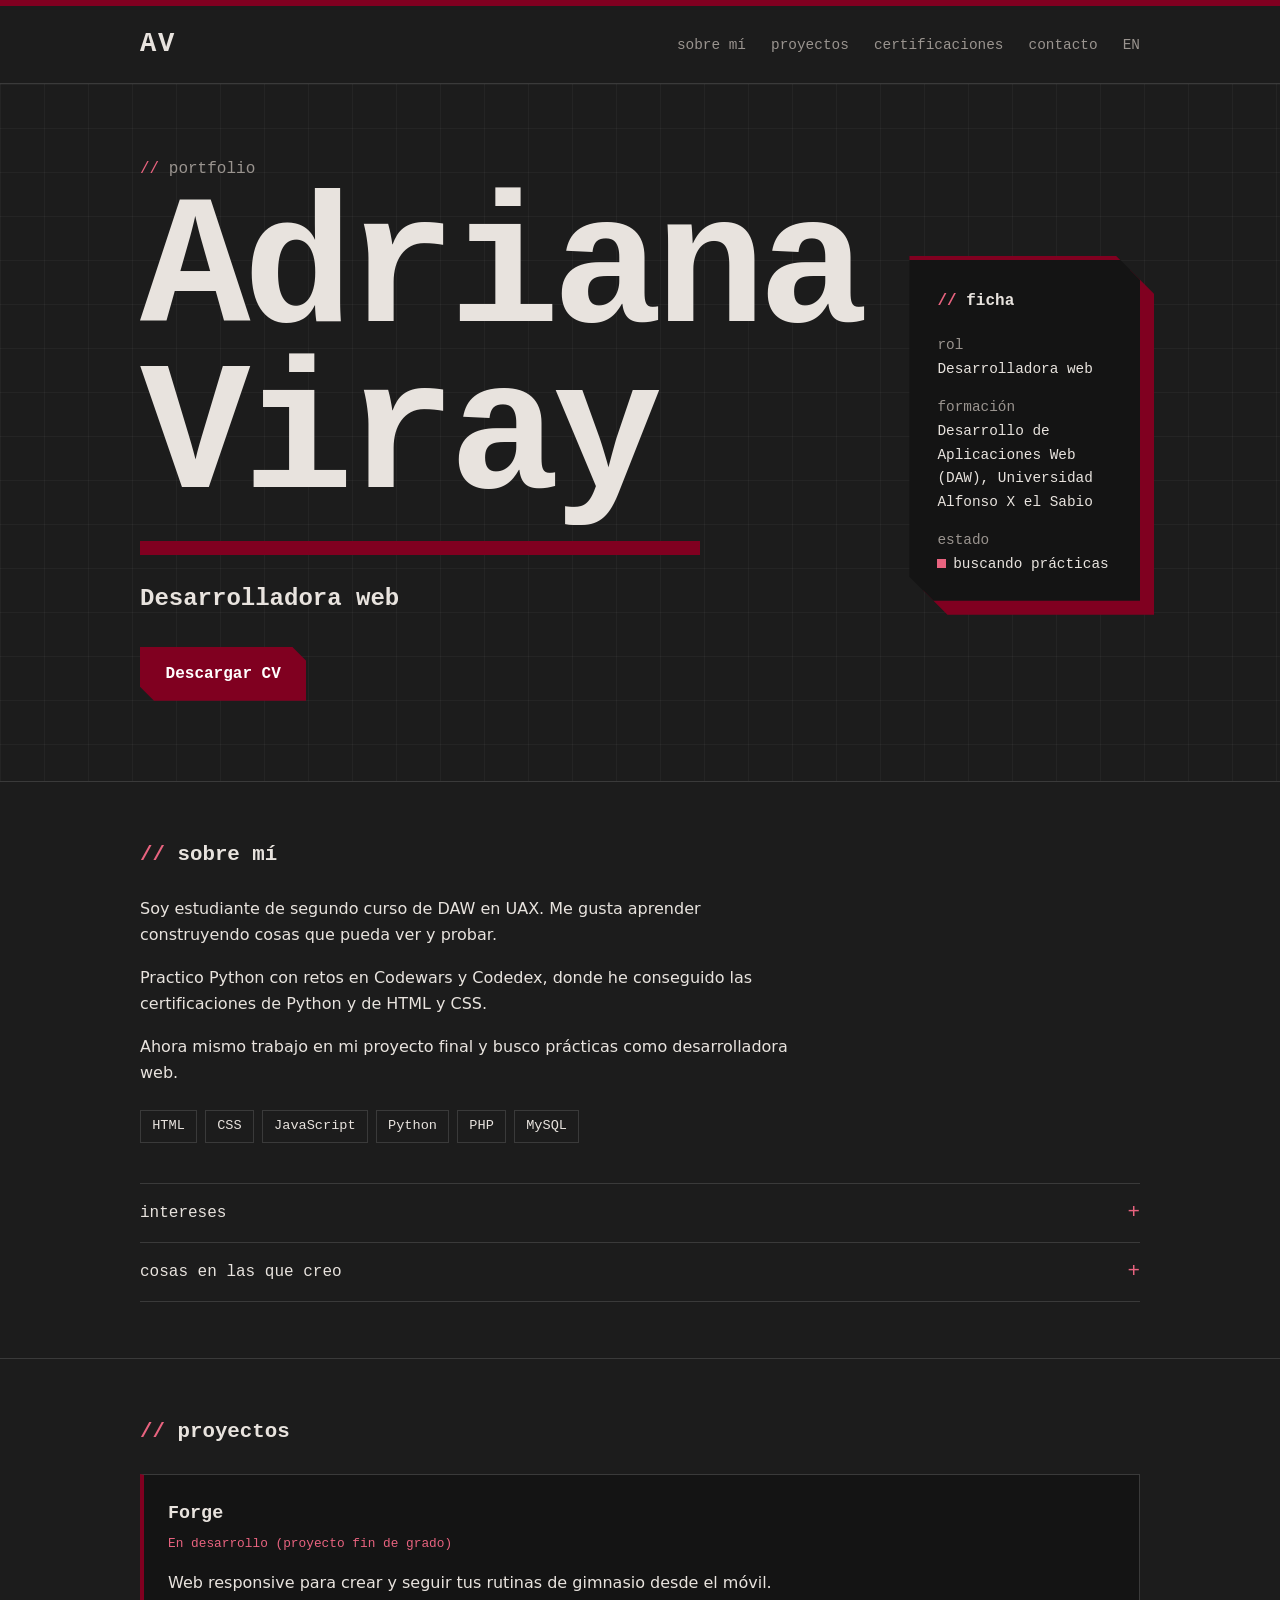
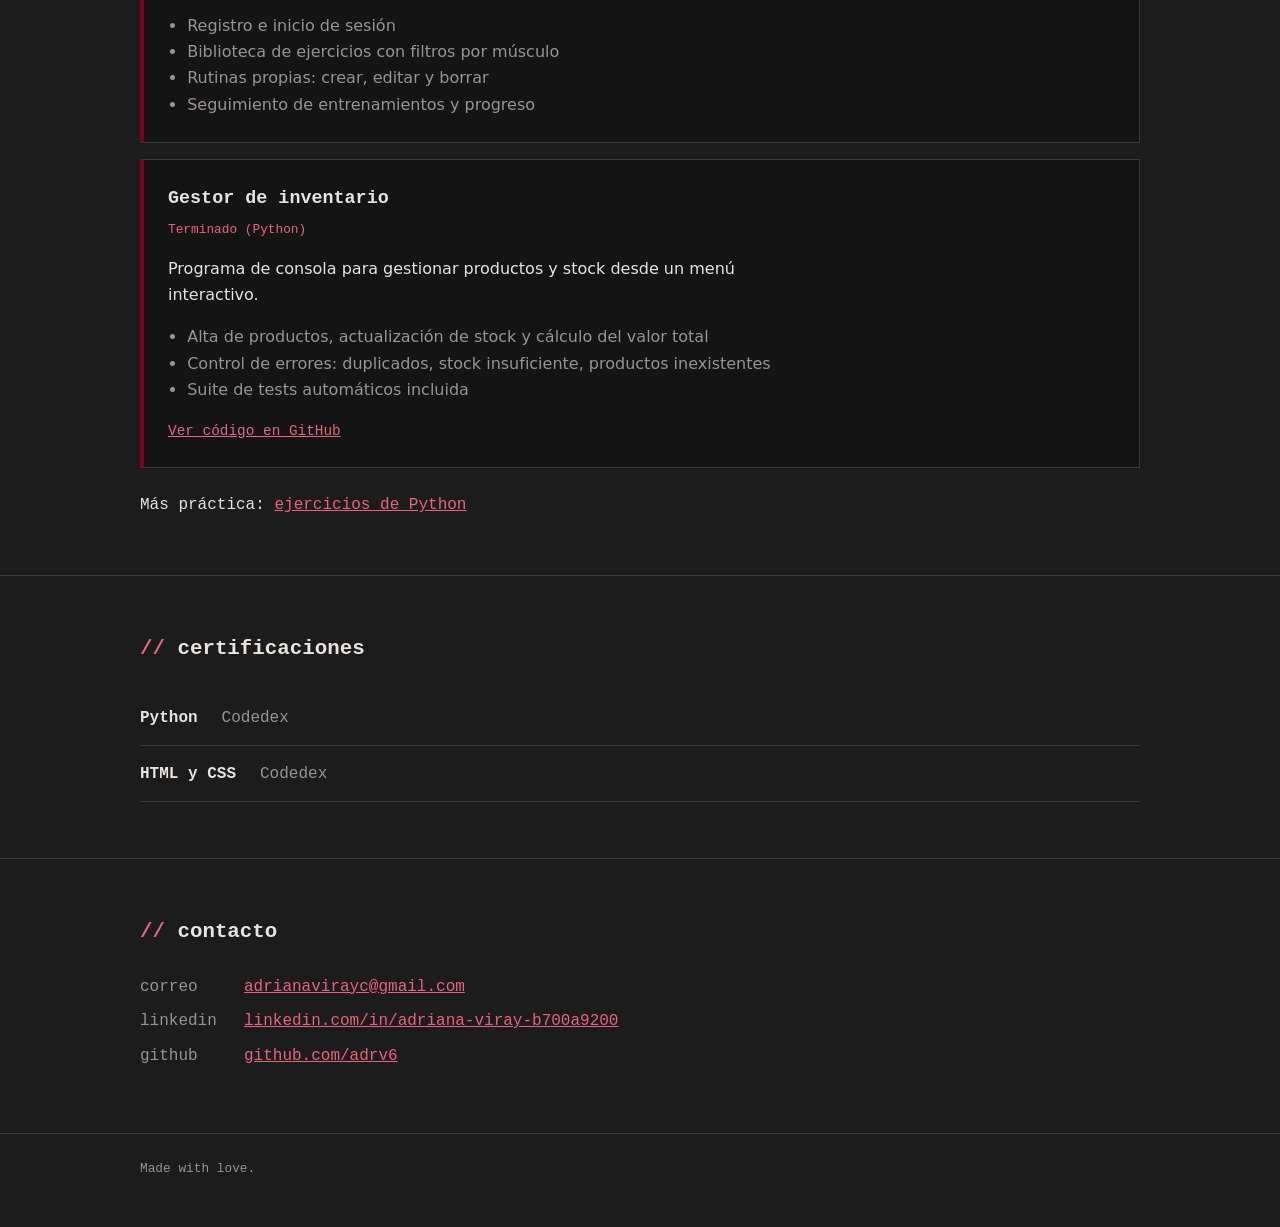
<file: index.html>
<!DOCTYPE html>
<html lang="es">
<head>
<meta charset="utf-8">
<meta name="viewport" content="width=device-width, initial-scale=1">
<title>Adriana Viray — Desarrolladora web</title>
<meta name="description" content="Portfolio de Adriana Viray, estudiante de Desarrollo de Aplicaciones Web.">
<link rel="stylesheet" href="style.css">
</head>
<body>

<header>
  <div class="wrap">
    <a class="logo" href="#top" aria-label="Adriana Viray, ir al inicio">AV</a>
    <nav aria-label="Principal">
      <a href="#sobre-mi">sobre mí</a>
      <a href="#proyectos">proyectos</a>
      <a href="#certificaciones">certificaciones</a>
      <a href="#contacto">contacto</a>
      <a href="en/" lang="en" hreflang="en">EN</a>
    </nav>
  </div>
</header>

<main id="top">
  <div class="hero">
    <div class="wrap">
      <div>
        <p class="kicker">portfolio</p>
        <h1>Adriana<br>Viray</h1>
        <div class="bar" aria-hidden="true"></div>
        <p class="role">Desarrolladora web</p>
        <p class="actions"><a class="btn" href="cv-adriana-viray.pdf" download>Descargar CV</a></p>
      </div>
      <div class="dossier-wrap">
        <aside class="dossier" aria-label="Ficha">
          <h2>ficha</h2>
          <dl>
            <dt>rol</dt><dd>Desarrolladora web</dd>
            <dt>formación</dt><dd>Desarrollo de Aplicaciones Web (DAW), Universidad Alfonso X el Sabio</dd>
            <dt>estado</dt><dd><span class="dot"></span>buscando prácticas</dd>
          </dl>
        </aside>
      </div>
    </div>
  </div>

  <section id="sobre-mi" class="about">
    <div class="wrap">
      <h2>sobre mí</h2>
      <!-- TODO: reescribe estos textos con tus palabras -->
      <p>Soy estudiante de segundo curso de DAW en UAX. Me gusta aprender construyendo cosas que pueda ver y probar.</p>
      <p>Practico Python con retos en Codewars y Codedex, donde he conseguido las certificaciones de Python y de HTML y CSS.</p>
      <p>Ahora mismo trabajo en mi proyecto final y busco prácticas como desarrolladora web.</p>
      <ul class="stack" aria-label="Tecnologías">
        <li>HTML</li><li>CSS</li><li>JavaScript</li><li>Python</li><li>PHP</li><li>MySQL</li>
      </ul>

      <div class="fold">
        <details>
          <summary>intereses</summary>
          <div class="fold-body">
            <p>Fuera de clase me interesan la ciberseguridad y la ingeniería biomecánica, y me atrae todo lo que une tecnología y cuerpo humano o sistemas seguros.</p>
          </div>
        </details>
        <details>
          <summary>cosas en las que creo</summary>
          <div class="fold-body">
            <ol class="beliefs-list">
              <li>La accesibilidad no es opcional.</li>
              <li>Preguntar no es de novatos.</li>
              <li>Un buen detalle cambia toda la experiencia.</li>
            </ol>
          </div>
        </details>
      </div>
    </div>
  </section>

  <section id="proyectos">
    <div class="wrap">
      <h2>proyectos</h2>

      <article class="project">
        <h3>Forge</h3>
        <p class="status">En desarrollo (proyecto fin de grado)</p>
        <p>Web responsive para crear y seguir tus rutinas de gimnasio desde el móvil.</p>
        <ul>
          <li>Registro e inicio de sesión</li>
          <li>Biblioteca de ejercicios con filtros por músculo</li>
          <li>Rutinas propias: crear, editar y borrar</li>
          <li>Seguimiento de entrenamientos y progreso</li>
        </ul>
        <!-- TODO: cuando Forge tenga repositorio, añade aquí: <p class="link"><a href="...">Ver código en GitHub</a></p> -->
      </article>

      <article class="project">
        <h3>Gestor de inventario</h3>
        <p class="status">Terminado (Python)</p>
        <p>Programa de consola para gestionar productos y stock desde un menú interactivo.</p>
        <ul>
          <li>Alta de productos, actualización de stock y cálculo del valor total</li>
          <li>Control de errores: duplicados, stock insuficiente, productos inexistentes</li>
          <li>Suite de tests automáticos incluida</li>
        </ul>
        <p class="link"><a href="https://github.com/adrv6/python-projects">Ver código en GitHub</a></p>
      </article>

      <p class="more">Más práctica: <a href="https://github.com/adrv6/python-excercises">ejercicios de Python</a></p>
    </div>
  </section>

  <section id="certificaciones">
    <div class="wrap">
      <h2>certificaciones</h2>
      <ul class="certs">
        <li><strong>Python</strong><span>Codedex</span></li>
        <li><strong>HTML y CSS</strong><span>Codedex</span></li>
      </ul>
    </div>
  </section>

  <section id="contacto" class="contact">
    <div class="wrap">
      <h2>contacto</h2>
      <ul>
        <li><span>correo</span><a href="mailto:adrianavirayc@gmail.com">adrianavirayc@gmail.com</a></li>
        <li><span>linkedin</span><a href="https://www.linkedin.com/in/adriana-viray-b700a9200/">linkedin.com/in/adriana-viray-b700a9200</a></li>
        <li><span>github</span><a href="https://github.com/adrv6">github.com/adrv6</a></li>
      </ul>
    </div>
  </section>
</main>

<footer>
  <div class="wrap">Made with love.</div>
</footer>
</body>
</html>
</file>
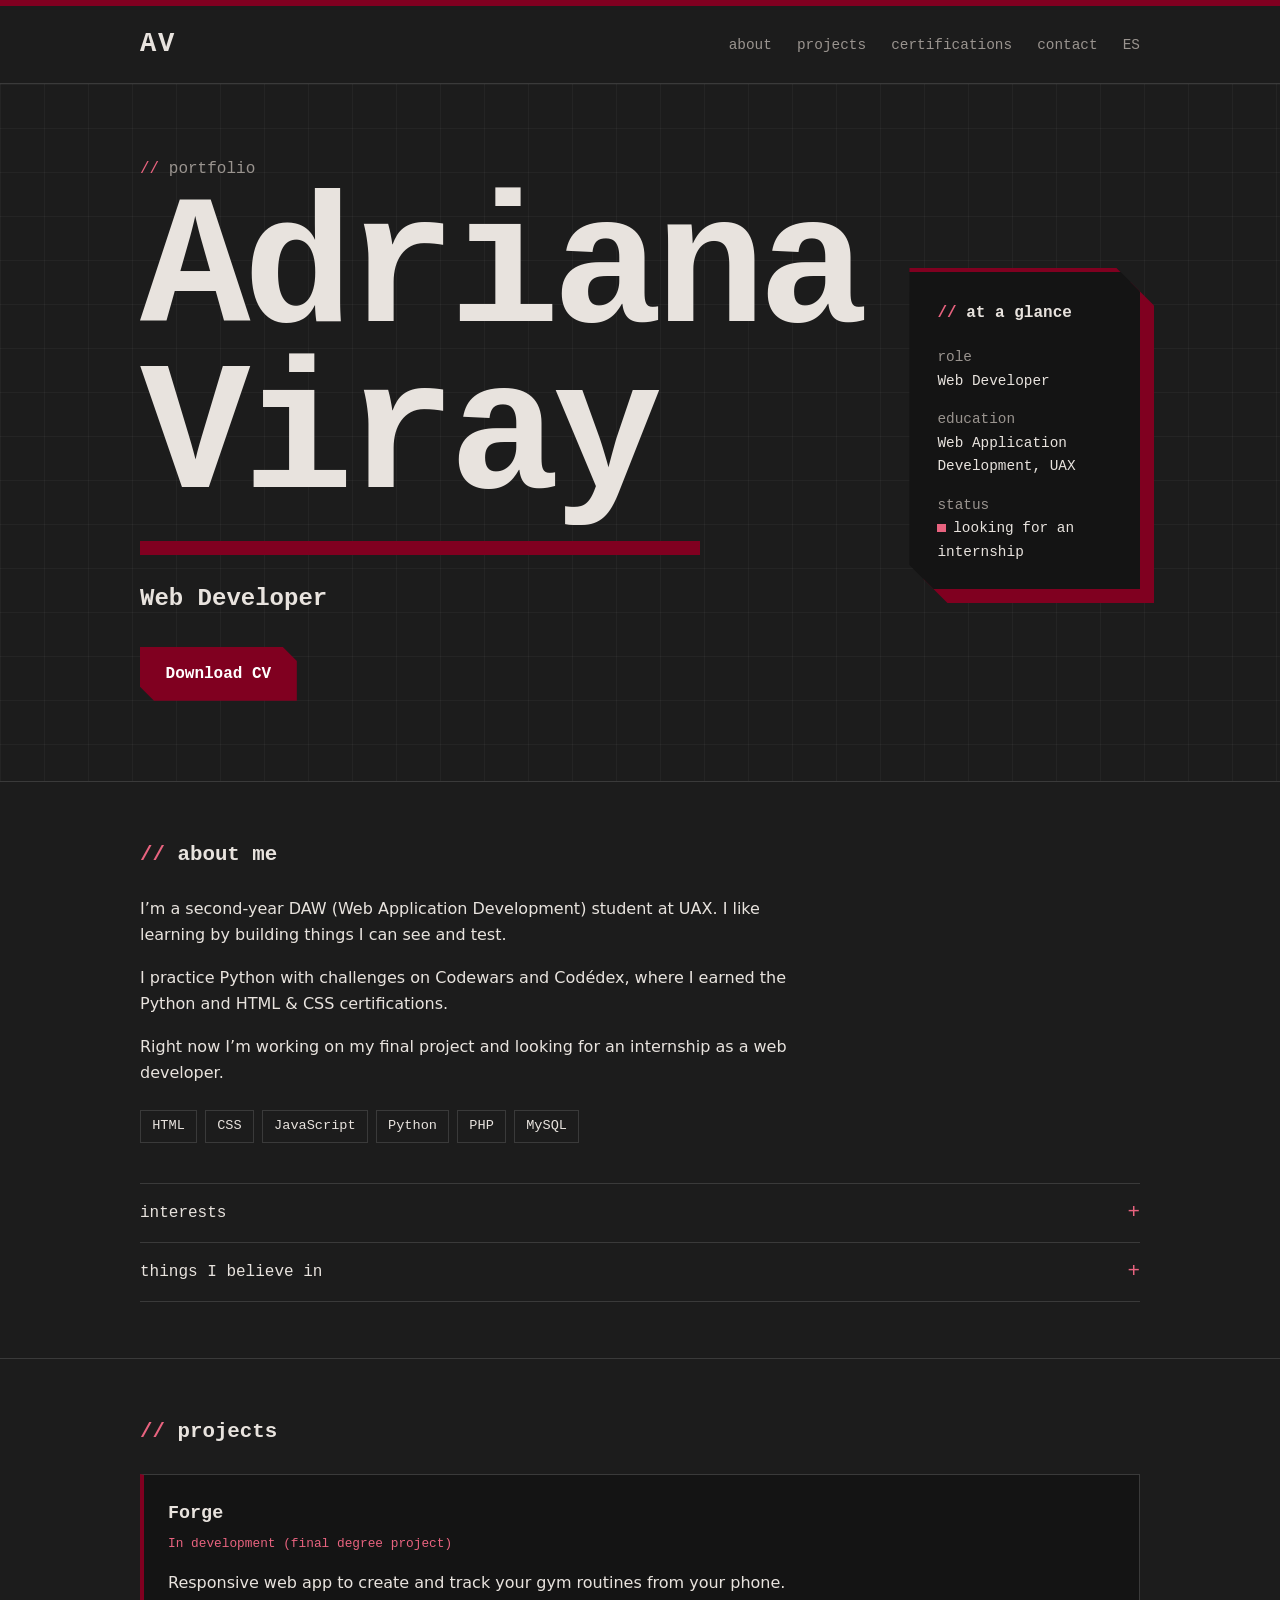
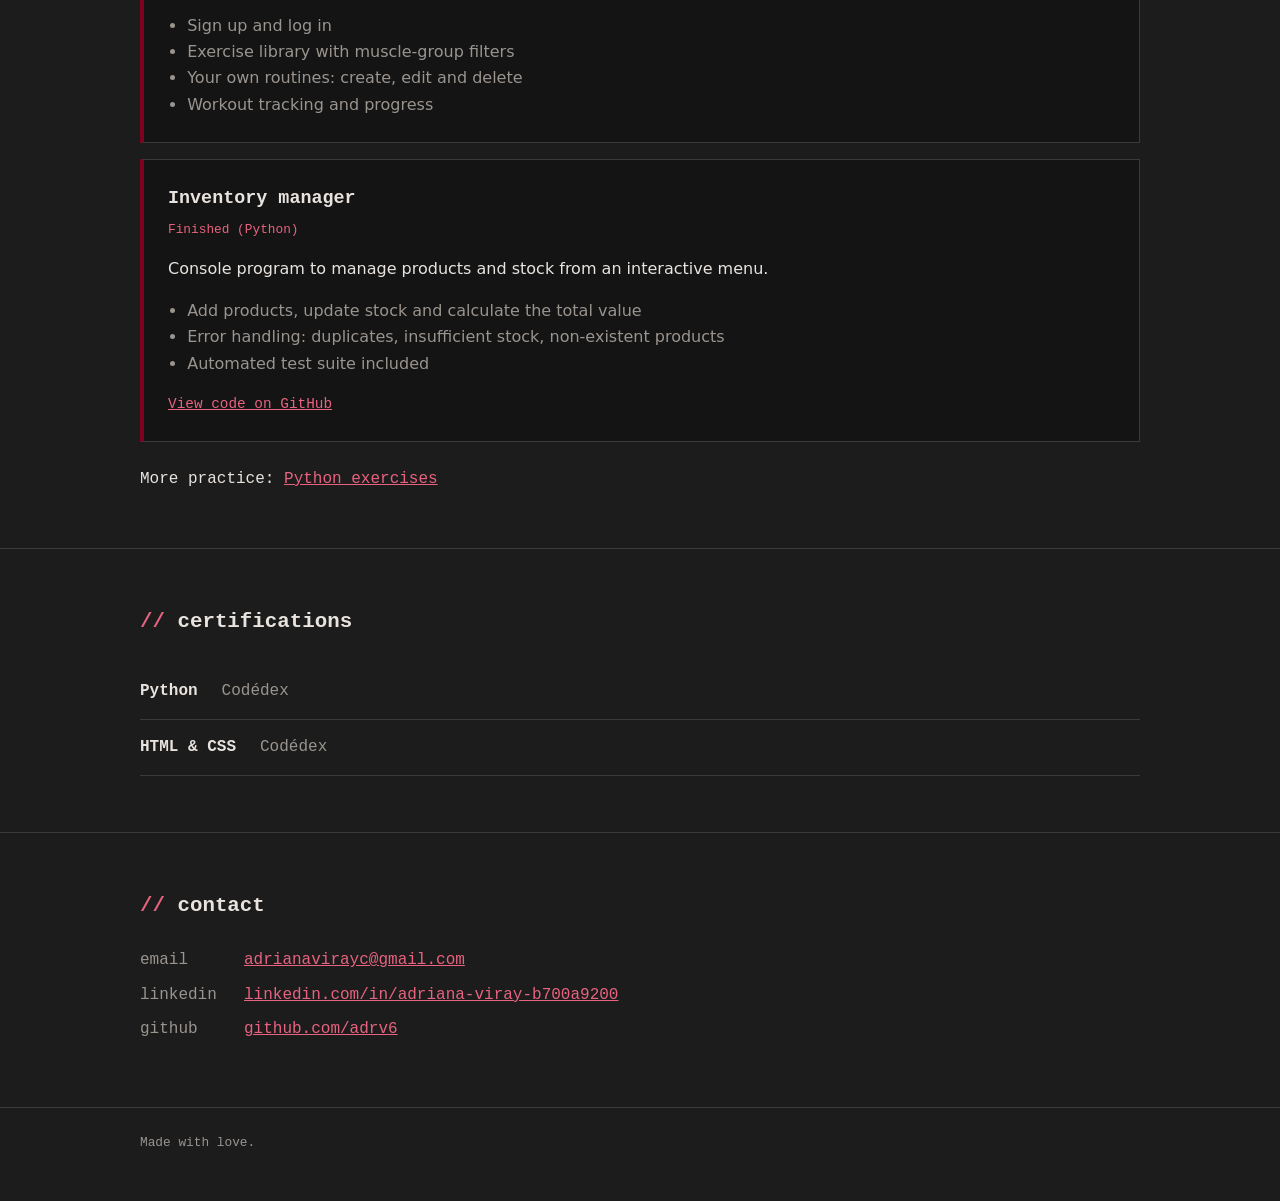
<file: en/index.html>
<!DOCTYPE html>
<html lang="en">
<head>
<meta charset="utf-8">
<meta name="viewport" content="width=device-width, initial-scale=1">
<title>Adriana Viray — Web Developer</title>
<meta name="description" content="Portfolio of Adriana Viray, Web Application Development student.">
<link rel="stylesheet" href="../style.css">
</head>
<body>

<header>
  <div class="wrap">
    <a class="logo" href="#top" aria-label="Adriana Viray, back to top">AV</a>
    <nav aria-label="Main">
      <a href="#about">about</a>
      <a href="#projects">projects</a>
      <a href="#certifications">certifications</a>
      <a href="#contact">contact</a>
      <a href="../" lang="es" hreflang="es">ES</a>
    </nav>
  </div>
</header>

<main id="top">
  <div class="hero">
    <div class="wrap">
      <div>
        <p class="kicker">portfolio</p>
        <h1>Adriana<br>Viray</h1>
        <div class="bar" aria-hidden="true"></div>
        <p class="role">Web Developer</p>
        <p class="actions"><a class="btn" href="../cv-adriana-viray-en.pdf" download>Download CV</a></p>
      </div>
      <div class="dossier-wrap">
        <aside class="dossier" aria-label="At a glance">
          <h2>at a glance</h2>
          <dl>
            <dt>role</dt><dd>Web Developer</dd>
            <dt>education</dt><dd>Web Application Development, UAX</dd>
            <dt>status</dt><dd><span class="dot"></span>looking for an internship</dd>
          </dl>
        </aside>
      </div>
    </div>
  </div>

  <section id="about" class="about">
    <div class="wrap">
      <h2>about me</h2>
      <p>I’m a second-year DAW (Web Application Development) student at UAX. I like learning by building things I can see and test.</p>
      <p>I practice Python with challenges on Codewars and Codédex, where I earned the Python and HTML &amp; CSS certifications.</p>
      <p>Right now I’m working on my final project and looking for an internship as a web developer.</p>
      <ul class="stack" aria-label="Technologies">
        <li>HTML</li><li>CSS</li><li>JavaScript</li><li>Python</li><li>PHP</li><li>MySQL</li>
      </ul>

      <div class="fold">
        <details>
          <summary>interests</summary>
          <div class="fold-body">
            <p>Outside of class I’m interested in cybersecurity and biomechanical engineering, and I’m drawn to anything that connects technology with the human body or secure systems.</p>
          </div>
        </details>
        <details>
          <summary>things I believe in</summary>
          <div class="fold-body">
            <ol class="beliefs-list">
              <li>Accessibility is not optional.</li>
              <li>Asking questions isn’t just for beginners.</li>
              <li>A good detail changes the whole experience.</li>
            </ol>
          </div>
        </details>
      </div>
    </div>
  </section>

  <section id="projects">
    <div class="wrap">
      <h2>projects</h2>

      <article class="project">
        <h3>Forge</h3>
        <p class="status">In development (final degree project)</p>
        <p>Responsive web app to create and track your gym routines from your phone.</p>
        <ul>
          <li>Sign up and log in</li>
          <li>Exercise library with muscle-group filters</li>
          <li>Your own routines: create, edit and delete</li>
          <li>Workout tracking and progress</li>
        </ul>
        <!-- TODO: cuando Forge tenga repositorio, añade aquí: <p class="link"><a href="...">View code on GitHub</a></p> -->
      </article>

      <article class="project">
        <h3>Inventory manager</h3>
        <p class="status">Finished (Python)</p>
        <p>Console program to manage products and stock from an interactive menu.</p>
        <ul>
          <li>Add products, update stock and calculate the total value</li>
          <li>Error handling: duplicates, insufficient stock, non-existent products</li>
          <li>Automated test suite included</li>
        </ul>
        <p class="link"><a href="https://github.com/adrv6/python-projects">View code on GitHub</a></p>
      </article>

      <p class="more">More practice: <a href="https://github.com/adrv6/python-excercises">Python exercises</a></p>
    </div>
  </section>

  <section id="certifications">
    <div class="wrap">
      <h2>certifications</h2>
      <ul class="certs">
        <li><strong>Python</strong><span>Codédex</span></li>
        <li><strong>HTML &amp; CSS</strong><span>Codédex</span></li>
      </ul>
    </div>
  </section>

  <section id="contact" class="contact">
    <div class="wrap">
      <h2>contact</h2>
      <ul>
        <li><span>email</span><a href="mailto:adrianavirayc@gmail.com">adrianavirayc@gmail.com</a></li>
        <li><span>linkedin</span><a href="https://www.linkedin.com/in/adriana-viray-b700a9200/">linkedin.com/in/adriana-viray-b700a9200</a></li>
        <li><span>github</span><a href="https://github.com/adrv6">github.com/adrv6</a></li>
      </ul>
    </div>
  </section>
</main>

<footer>
  <div class="wrap">Made with love.</div>
</footer>
</body>
</html>
</file>
<file: style.css>
:root {
  --bg: #1c1c1c;
  --panel: #141414;
  --crimson: #800020;
  --crimson-hi: #e8637f;
  --text: #e8e3de;
  --muted: #9a948f;
  --line: #3a3a3a;
  --mono: ui-monospace, "Cascadia Code", "JetBrains Mono", Consolas, Menlo, monospace;
  --sans: system-ui, -apple-system, "Segoe UI", Roboto, sans-serif;
  /* esquinas cortadas, el detalle "corporativo cyber" */
  --chamfer: polygon(0 0, calc(100% - 24px) 0, 100% 24px, 100% 100%, 24px 100%, 0 calc(100% - 24px));
}
* { box-sizing: border-box; }
html { scroll-behavior: smooth; }
body { margin: 0; background: var(--bg); color: var(--text); font-family: var(--sans); line-height: 1.65; border-top: 6px solid var(--crimson); }
a { color: var(--crimson-hi); }
a:focus-visible { outline: 2px solid var(--crimson-hi); outline-offset: 3px; }
.wrap { max-width: 1040px; margin: 0 auto; padding: 0 1.25rem; }

/* Cabecera */
header { border-bottom: 1px solid var(--line); }
header .wrap { display: flex; justify-content: space-between; align-items: center; padding-top: 1rem; padding-bottom: 1rem; flex-wrap: wrap; gap: .5rem; }
.logo { font-family: var(--mono); font-weight: 800; font-size: 1.7rem; letter-spacing: .06em; color: var(--text); text-decoration: none; }
nav a { font-family: var(--mono); font-size: .9rem; color: var(--muted); text-decoration: none; margin-left: 1.25rem; }
nav a:hover { color: var(--crimson-hi); }

/* Hero */
.hero {
  padding: 4.5rem 0 5rem;
  background-image:
    linear-gradient(rgba(255,255,255,.035) 1px, transparent 1px),
    linear-gradient(90deg, rgba(255,255,255,.035) 1px, transparent 1px);
  background-size: 44px 44px;
  overflow: hidden;
}
.hero .wrap { display: grid; grid-template-columns: 1.5fr 1fr; gap: 3rem; align-items: center; }
.kicker { font-family: var(--mono); color: var(--muted); margin: 0 0 .5rem; }
.kicker::before { content: "// "; color: var(--crimson-hi); }
h1 {
  font-family: var(--mono); font-weight: 800; margin: 0;
  font-size: clamp(4.5rem, 17vw, 11.5rem); line-height: .9; letter-spacing: -.04em;
}
.bar { height: 14px; width: 100%; max-width: 560px; background: var(--crimson); margin: 1.25rem 0 1.5rem; transform-origin: left; animation: wipe .9s cubic-bezier(.7,0,.2,1) both; }
@keyframes wipe { from { transform: scaleX(0); } to { transform: scaleX(1); } }
.role { font-family: var(--mono); font-size: clamp(1.1rem, 2.6vw, 1.5rem); font-weight: 700; margin: 0 0 .5rem; }

/* Botón */
.actions { margin: 1.75rem 0 0; }
.btn {
  display: inline-block; background: var(--crimson); color: #fff; text-decoration: none;
  font-family: var(--mono); font-weight: 700; padding: .85rem 1.6rem;
  clip-path: polygon(0 0, calc(100% - 14px) 0, 100% 14px, 100% 100%, 14px 100%, 0 calc(100% - 14px));
}
.btn:hover { background: #a3112f; }
.btn:focus-visible { outline: 2px solid var(--crimson-hi); outline-offset: 4px; }

/* Ficha */
.dossier-wrap { position: relative; }
.dossier-wrap::before { content: ""; position: absolute; inset: 0; background: var(--crimson); transform: translate(14px, 14px); clip-path: var(--chamfer); }
.dossier { position: relative; background: var(--panel); clip-path: var(--chamfer); padding: 1.75rem 1.75rem 1.5rem; border-top: 4px solid var(--crimson); }
.dossier h2 { font-size: 1rem; margin: 0 0 1.25rem; }
.dossier dl { margin: 0; font-family: var(--mono); font-size: .9rem; }
.dossier dt { color: var(--muted); margin-top: .9rem; }
.dossier dd { margin: 0; }
.dot { display: inline-block; width: .6em; height: .6em; background: var(--crimson-hi); margin-right: .5em; }

/* Secciones */
section { padding: 3.5rem 0; border-top: 1px solid var(--line); }
h2 { font-family: var(--mono); font-size: 1.3rem; margin: 0 0 1.5rem; }
section h2::before, .dossier h2::before { content: "// "; color: var(--crimson-hi); }
.about p { max-width: 65ch; margin: 0 0 1rem; }
.stack { list-style: none; padding: 0; margin: 1.5rem 0 0; display: flex; flex-wrap: wrap; gap: .5rem; }
.stack li { font-family: var(--mono); font-size: .85rem; border: 1px solid var(--line); padding: .25rem .7rem; }

/* Desplegables dentro de "sobre mí" */
.fold { margin-top: 2.5rem; border-top: 1px solid var(--line); }
.fold details { border-bottom: 1px solid var(--line); }
.fold summary {
  cursor: pointer; list-style: none; display: flex; justify-content: space-between; align-items: center;
  padding: 1rem 0; font-family: var(--mono);
}
.fold summary::-webkit-details-marker { display: none; }
.fold summary::after { content: "+"; color: var(--crimson-hi); font-size: 1.3rem; line-height: 1; }
.fold details[open] summary::after { content: "\2212"; }
.fold summary:hover { color: var(--crimson-hi); }
.fold summary:focus-visible { outline: 2px solid var(--crimson-hi); outline-offset: 3px; }
.fold-body { padding: 0 0 1.25rem; }
.fold-body p { margin: 0; max-width: 65ch; }
.fold .beliefs-list li:last-child { border-bottom: 0; }

/* Cosas en las que creo */
.beliefs-list { list-style: none; counter-reset: b; padding: 0; margin: 0; }
.beliefs-list li {
  counter-increment: b; display: flex; gap: 1.25rem; align-items: baseline;
  padding: .85rem 0; border-bottom: 1px solid var(--line);
  font-family: var(--mono); font-weight: 400; line-height: 1.4;
  font-size: clamp(.95rem, 2vw, 1.1rem);
}
.beliefs-list li::before { content: counter(b); color: var(--crimson-hi); font-size: .85rem; min-width: 1.5rem; }

/* Proyectos */
.project { background: var(--panel); border: 1px solid var(--line); border-left: 4px solid var(--crimson); padding: 1.5rem; }
.project + .project { margin-top: 1rem; }
.project h3 { font-family: var(--mono); margin: 0 0 .25rem; font-size: 1.15rem; }
.status { font-family: var(--mono); font-size: .8rem; color: var(--crimson-hi); margin: 0 0 1rem; }
.project p { margin: 0 0 1rem; max-width: 65ch; }
.project ul { margin: 0; padding-left: 1.2rem; color: var(--muted); }
.project .link { margin: 1rem 0 0; font-family: var(--mono); font-size: .9rem; }
.more { margin: 1.5rem 0 0; font-family: var(--mono); }

/* Certificaciones */
.certs { list-style: none; padding: 0; margin: 0; font-family: var(--mono); }
.certs li { display: flex; flex-wrap: wrap; gap: .5rem 1.5rem; padding: .9rem 0; border-bottom: 1px solid var(--line); }
.certs span { color: var(--muted); }
.certs a { margin-left: auto; }

/* Contacto */
.contact ul { list-style: none; padding: 0; margin: 0; font-family: var(--mono); }
.contact li { margin-bottom: .5rem; }
.contact span { color: var(--muted); display: inline-block; min-width: 6.5rem; }

footer { border-top: 1px solid var(--line); padding: 1.5rem 0 3rem; color: var(--muted); font-family: var(--mono); font-size: .8rem; }

@media (max-width: 800px) {
  .hero .wrap { grid-template-columns: 1fr; gap: 3rem; }
  .dossier-wrap { margin-right: 14px; }
}
@media (prefers-reduced-motion: reduce) {
  html { scroll-behavior: auto; }
  .bar { animation: none; }
}
</file>
